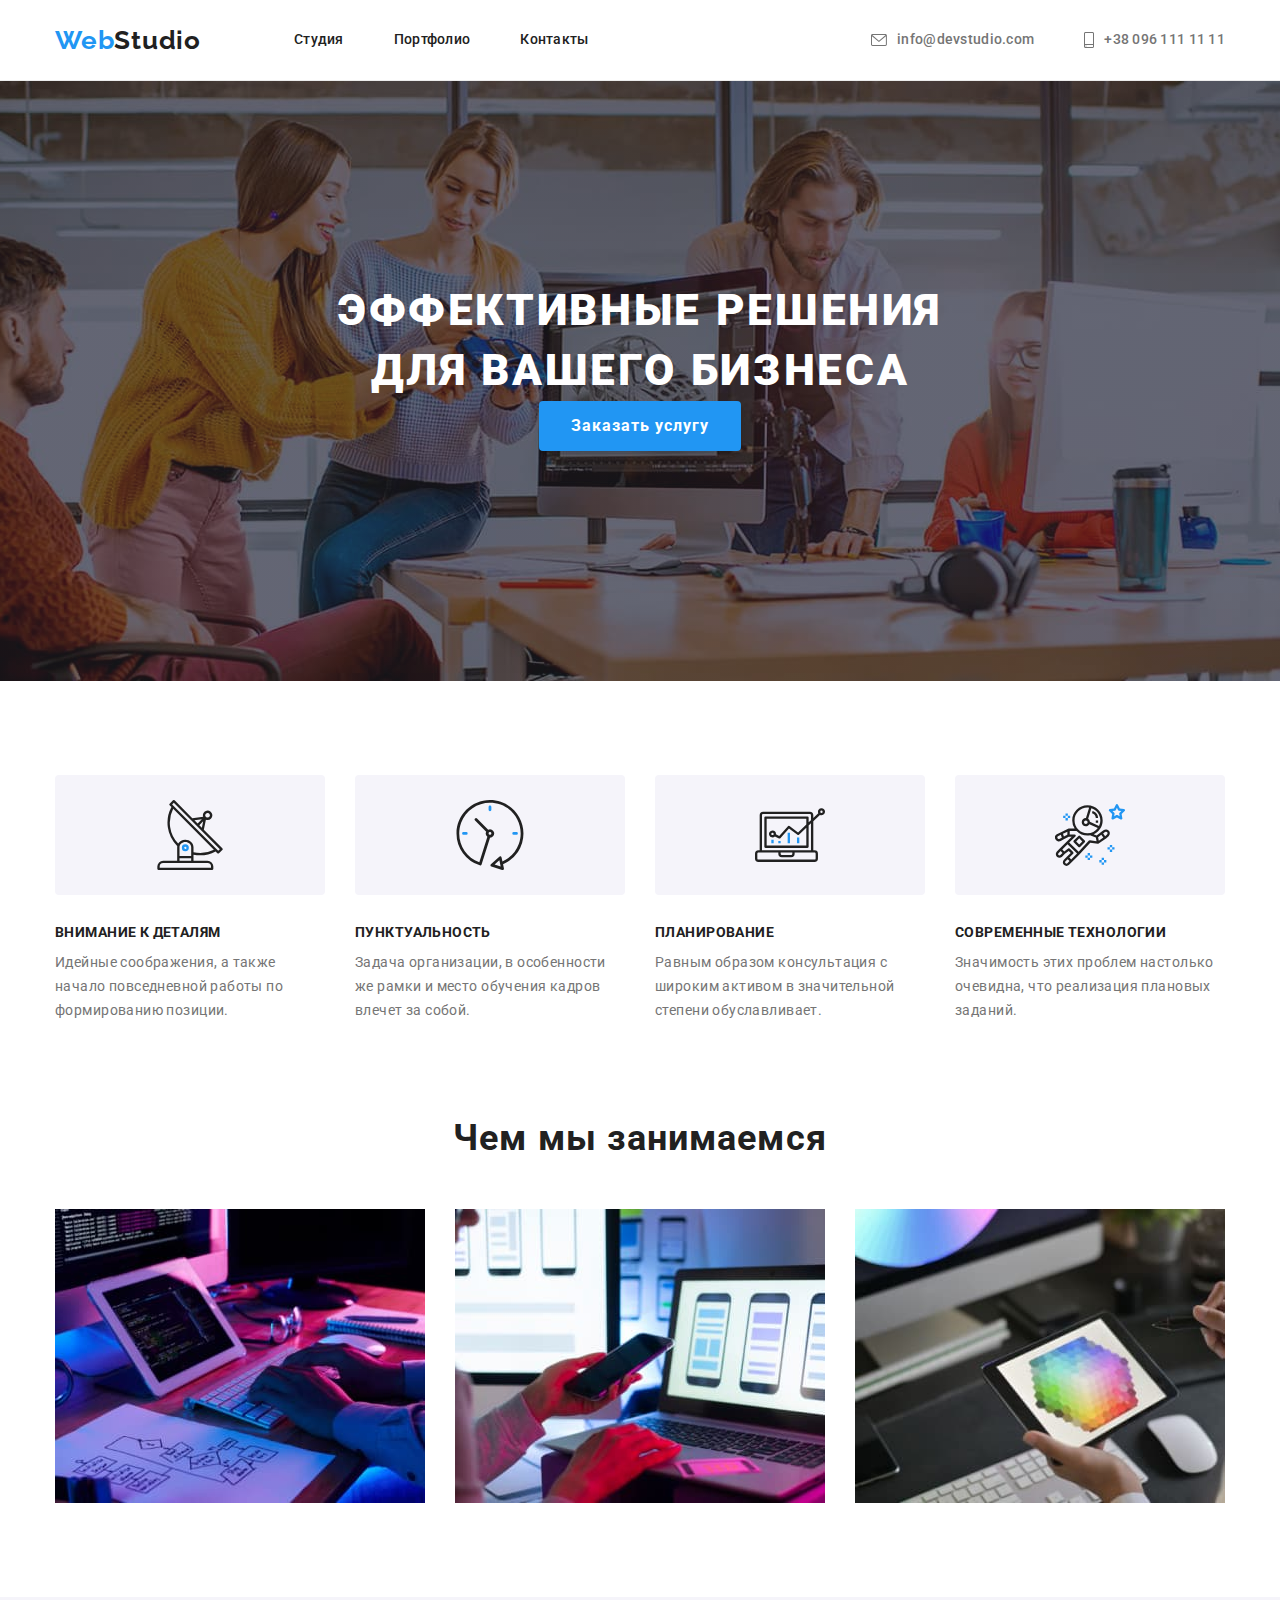
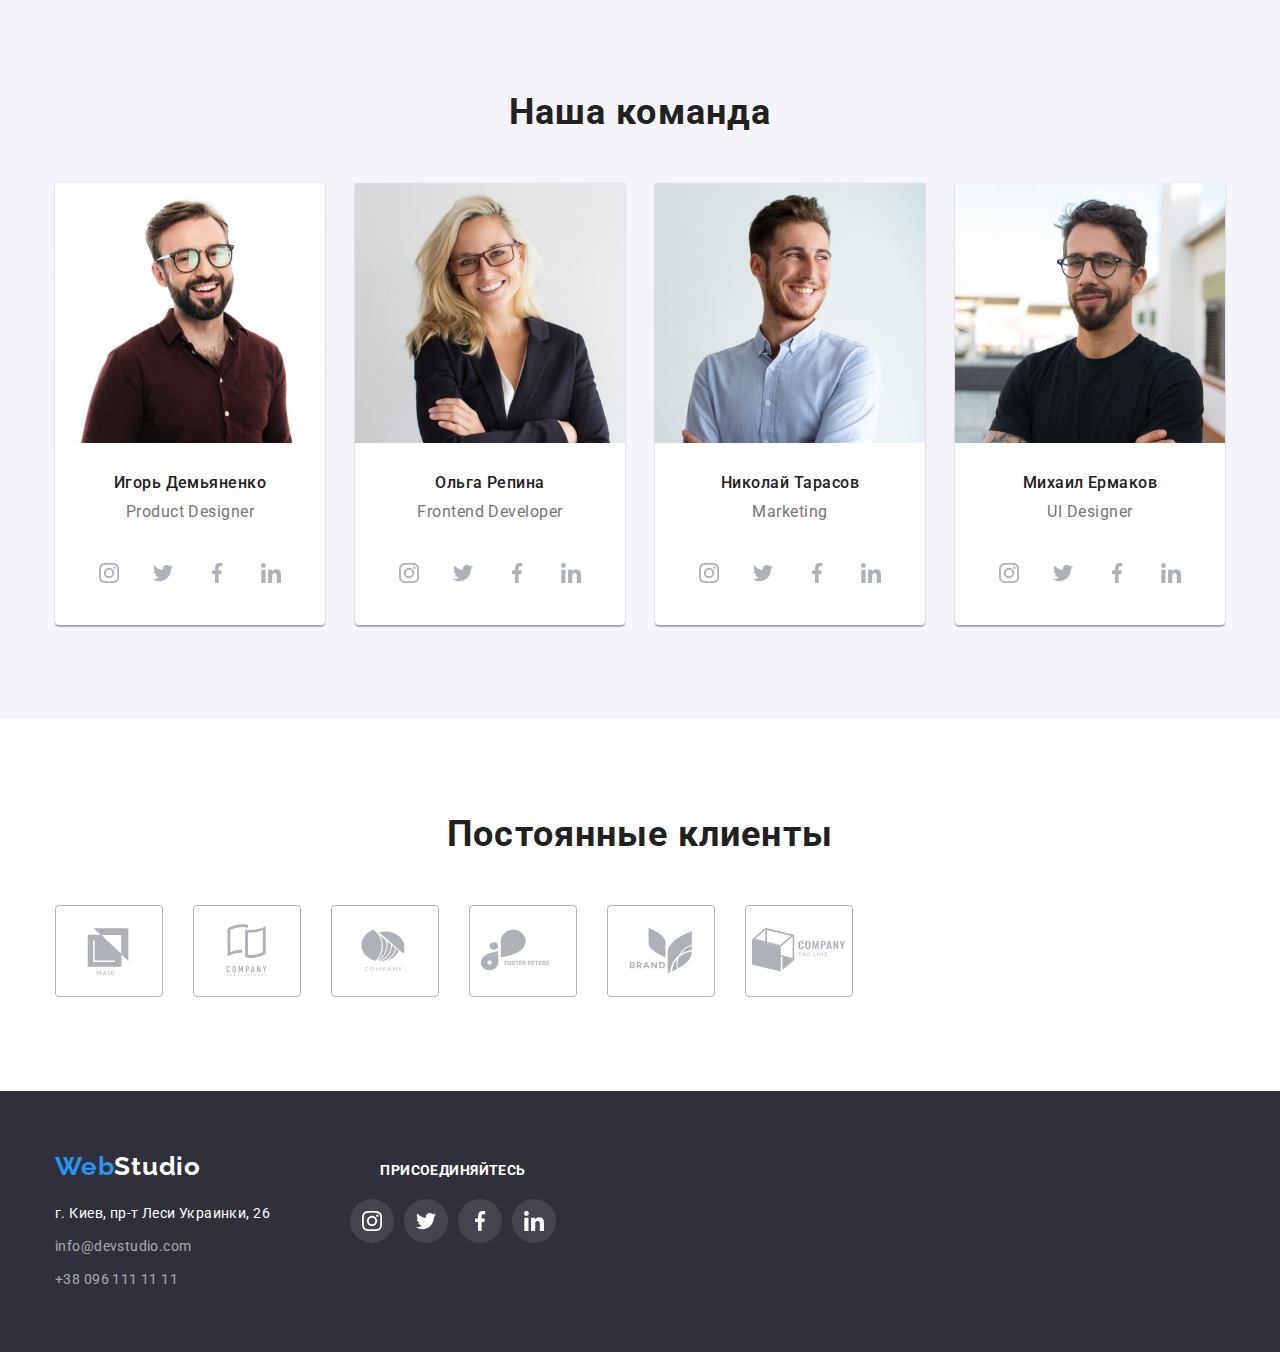
<file: index.html>
<!doctype html>
<html lang="ru">
<head>
  <meta charset="UTF-8">
  <meta http-equiv="X-UA-Compatible" content="IE=edge">
  <meta name="viewport" content="width=device-width, initial-scale=1.0">
  <link rel="preconnect" href="https://fonts.googleapis.com">
  <link rel="preconnect" href="https://fonts.gstatic.com" crossorigin>
  <link href="https://fonts.googleapis.com/css2?family=Raleway:wght@700&family=Roboto:wght@400;500;700;900&display=swap" rel="stylesheet">
  <link rel="stylesheet" href="https://cdnjs.cloudflare.com/ajax/libs/modern-normalize/1.1.0/modern-normalize.min.css">
  <link rel="stylesheet" href="./css/style.css">
  <title>WebStudio</title>
</head>
<body>
  <!--header section-->
  <header class="header">
    <div class="header-container container">
      <nav class="header-nav">
        <a class="logo" href="./index.html">
          <span>Web</span><span class="logo-sec-color">Studio</span>
        </a>
        <ul class="header-nav-list list">
          <li class="item"> <a class="nav-link" href="./index.html">Студия</a></li>
          <li class="item"> <a class="nav-link" href="./portfolio.html">Портфолио</a></li>
          <li class="item"> <a class="nav-link" href="/">Контакты</a></li>
        </ul>
        <ul class="header-contacts-list list">
          <li class="item">
            <a class="nav-link-contacts" href="mailto:info@devstudio.com">
              <svg class="icon" width="16" height="12">
                <use href="./images/icons.svg#icon-envelope"></use>
              </svg>
              info@devstudio.com
            </a> 
          </li>
          <li class="item"><a class="nav-link-contacts" href="tel:+380961111111">
            <svg class="icon" width="10" height="16">
              <use href="./images/icons.svg#icon-smartphone"></use>
            </svg>
            +38 096 111 11 11</a>
          </li>
        </ul>
      </nav>
     

    </div>
  </header>
  <main>
    <!-- Hero section-->
    <section class="hero section">
      <h1 class="hero-title">Эффективные решения <br> для вашего бизнеса</h1>
      <button  class="hero-btn" type="button">Заказать услугу</button>
    </section>
    <!--Advantages section-->
    <section class="advantages section">
      <div class="container">
        <h2 class="hidden-title">Преимущества</h2>
        <ul  class="advantages-list list">
          <li class="item">
            <div class="advantage_logo">
              <svg class="icon" width='70' height='70'>
                <use href='./images/icons.svg#icon-antenna' >..</use>
              </svg>
            </div>
            <h3 class="advantage-head">Внимание к деталям</h3>
            <P class="advantage-text">Идейные соображения, а также начало повседневной работы по формированию позиции.</P>
          </li>
          <li class="item">
            <div class="advantage_logo">
              <svg class="icon" width='70' height='70'>
                <use href='./images/icons.svg#icon-clock'>..</use>
              </svg>
            </div>
            <h3 class="advantage-head">Пунктуальность</h3>
            <P class="advantage-text">Задача организации, в особенности же рамки и место обучения кадров влечет за собой.</P>
          </li>
          <li class="item">
            <div class="advantage_logo">
              <svg class="icon" width='70' height='70'>
                <use href='./images/icons.svg#icon-diagram'></use>
              </svg>
            </div>
            <h3 class="advantage-head">Планирование</h3>
            <P class="advantage-text">Равным образом консультация с широким активом в значительной степени обуславливает.</P>
          </li>
          <li class="item">
            <div class="advantage_logo">
              <svg class="icon" width='70' height='70'>
                <use href='./images/icons.svg#icon-astronaut'></use>
              </svg>
            </div>
            <h3 class="advantage-head">Современные технологии</h3>
            <P class="advantage-text">Значимость этих проблем настолько очевидна, что реализация плановых заданий.</P>
          </li>
        </ul>
      </div>  
    </section>
    <!--workflow section-->
    <section class="section">
      <div class="container">
              <h2 class="workflow-title">Чем мы занимаемся</h2>
              <ul class="workflow-list list">
                <li class="item">
                  <a href=""> <img src="./images/desktop.jpg" alt="картинка компьютера" width="370"></a>
                </li>
                <li class="item">
                  <a href="/"> <img src="./images/mobile.jpg" alt="картинка мобильного" width="370"></a>
                </li>
                <li class="item">
                  <a href="/"> <img src="./images/tablet.jpg" alt="картинка планшета" width="370"></a>
                </li>
              </ul>
      </div>
    </section>
    <!--our team section-->
    <section class="team section">
      <div class="container">
        <h2 class="team-title">Наша команда</h2>
        <ul class="team-list list">
          <li class="item">
            <img src="./images/tm1.jpg" alt="фото члена команды" width="270">
            <div class="tmdescription">
            <h3 class="team-member">Игорь Демьяненко</h3>
            <p class="team-position">Product Designer</p>
            </div>
            <ul class="social-link-list list">
              <li>
                <a href="#" class="social-link link">
                  <svg class="icon" width='20' height='20'>
                    <use href='./images/icons.svg#icon-instagram'></use>
                  </svg>
                </a>
              </li>
              <li>
                <a href='#' class="social-link link">
                  <svg class="icon" width='20' height='20'>
                    <use href="./images/icons.svg#icon-twitter"></use>
                  </svg>
                </a>
              </li>
              <li>
                <a href="" class="social-link link">
                  <svg class="icon" width='20' height='20'>
                    <use href="./images/icons.svg#icon-facebook"></use>
                  </svg>
                </a>
              </li>
              <li>
                <a href="" class="social-link link">
                  <svg class="icon" width='20' height='20'>
                    <use href="./images/icons.svg#icon-linkedin"></use>
                  </svg>
                </a>
              </li>
            </ul>
          </li>
          <li class="item">
            <img src="./images/tm2.jpg" alt="фото члена команды" width="270">
            <div class="tmdescription">
              <h3 class="team-member">Ольга Репина</h3>
              <p class="team-position">Frontend Developer</p>
            </div>
              <ul class="social-link-list list">
                <li>
                  <a href="#" class="social-link link">
                    <svg class="icon" width='20' height='20'>
                      <use href='./images/icons.svg#icon-instagram'></use>
                    </svg>
                  </a>
                </li>
                <li>
                  <a href='#' class="social-link link">
                    <svg class="icon" width='20' height='20'>
                      <use href="./images/icons.svg#icon-twitter"></use>
                    </svg>
                  </a>
                </li>
                <li>
                  <a href="" class="social-link link">
                    <svg class="icon" width='20' height='20'>
                      <use href="./images/icons.svg#icon-facebook"></use>
                    </svg>
                  </a>
                </li>
                <li>
                  <a href="" class="social-link link">
                    <svg class="icon" width='20' height='20'>
                      <use href="./images/icons.svg#icon-linkedin"></use>
                    </svg>
                  </a>
                </li>
              </ul>
          </li>
          <li class="item">
            <img src="./images/tm3.jpg" alt="фото члена команды" width="270">
            <div class="tmdescription">
            <h3 class="team-member">Николай Тарасов</h3>
            <p class="team-position">Marketing</p>
            </div>
              <ul class="social-link-list list">
                <li>
                  <a href="#" class="social-link link">
                    <svg class="icon" width='20' height='20'>
                      <use href='./images/icons.svg#icon-instagram'></use>
                    </svg>
                  </a>
                </li>
                <li>
                  <a href='#' class="social-link link">
                    <svg class="icon" width='20' height='20'>
                      <use href="./images/icons.svg#icon-twitter"></use>
                    </svg>
                  </a>
                </li>
                <li>
                  <a href="" class="social-link link">
                    <svg class="icon" width='20' height='20'>
                      <use href="./images/icons.svg#icon-facebook"></use>
                    </svg>
                  </a>
                </li>
                <li>
                  <a href="" class="social-link link">
                    <svg class="icon" width='20' height='20'>
                      <use href="./images/icons.svg#icon-linkedin"></use>
                    </svg>
                  </a>
                </li>
              </ul>
          </li>
          <li class="item">
            <img src="./images/tm4.jpg" alt="фото члена команды" width="270">
            <div class="tmdescription">
            <h3 class="team-member">Михаил Ермаков</h3>
            <p class="team-position">UI Designer</p>
            </div>
              <ul class="social-link-list list">
                <li>
                  <a href="#" class="social-link link">
                    <svg class="icon" width='20' height='20'>
                      <use href='./images/icons.svg#icon-instagram'></use>
                    </svg>
                  </a>
                </li>
                <li>
                  <a href='#' class="social-link link">
                    <svg class="icon" width='20' height='20'>
                      <use href="./images/icons.svg#icon-twitter"></use>
                    </svg>
                  </a>
                </li>
                <li>
                  <a href="" class="social-link link">
                    <svg class="icon" width='20' height='20'>
                      <use href="./images/icons.svg#icon-facebook"></use>
                    </svg>
                  </a>
                </li>
                <li>
                  <a href="" class="social-link link">
                    <svg class="icon" width='20' height='20'>
                      <use href="./images/icons.svg#icon-linkedin"></use>
                    </svg>
                  </a>
                </li>
              </ul>
          </li>
        </ul>
      </div>
    </section>
    <!-- our clients section -->
    <section class="clients section">
      <div class="container">
        <h2 class="secondary-title">Постоянные клиенты</h2>
        <ul class="clients-list list">
          <li class="item">
            <a href="#" class="clients-list-link link">
              <svg class="icon" width="106" height="60">
                <use href="./images/icons.svg#icon-Logo1"></use>
              </svg></a>
          </li>
          <li class="item">
            <a href="#" class="clients-list-link link">
              <svg class="icon" width="106" height="60">
                <use href="./images/icons.svg#icon-Logo2"></use>
              </svg></a>
          </li>
          <li class="item">
            <a href="#" class="clients-list-link link">
              <svg class="icon" width="106" height="60">
                <use href="./images/icons.svg#icon-Logo3"></use>
              </svg></a>
          </li>
          <li class="item">
            <a href="#" class="clients-list-link link">
              <svg class="icon" width="106" height="60">
                <use href="./images/icons.svg#icon-Logo4"></use>
              </svg></a>
          </li>
          <li class="item">
            <a href="#" class="clients-list-link link">
              <svg class="icon" width="106" height="60">
                <use href="./images/icons.svg#icon-Logo5"></use>
              </svg></a>
          </li>
          <li class="item">
            <a href="#" class="clients-list-link link">
              <svg class="icon" width="106" height="60">
                <use href="./images/icons.svg#icon-Logo6"></use>
              </svg></a>
          </li>
        </ul>
    
      </div>
  </main>
  <!--footer section-->
  <footer class="footer">
    <div class="container footer-box">
      <div class="">
        <a href="./index.html" class="link">
          <span class="footer-title">Web</span><span class="footer-title-part">Studio</span>
        </a>
        <ul class="address-list list">
          <li class="item">
            <address>
              <p class="address">г. Киев, пр-т Леси Украинки, 26</p>
            </address>
          </li>
          <li class="item"><a class="footer-contacts" href="mailto:info@devstudio.com">info@devstudio.com</a></li>
          <li class="item"><a class="footer-contacts" href="tel:+380961111111">+38 096 111 11 11</a></li>
        </ul>
      </div>
      <div class="join_us_footer">
        <span>присоединяйтесь</span>
        <ul class="social-link-list list">
          <li>
            <a href="#" class="social-link-footer social-link link">
              <svg class="icon" width='20' height='20'>
                <use href='./images/icons.svg#icon-instagram'></use>
              </svg>
            </a>
          </li>
          <li>
            <a href='#' class="social-link social-link-footer link">
              <svg class="icon" width='20' height='20'>
                <use href="./images/icons.svg#icon-twitter"></use>
              </svg>
            </a>
          </li>
          <li>
            <a href="" class="social-link social-link-footer link">
              <svg class="icon" width='20' height='20'>
                <use href="./images/icons.svg#icon-facebook"></use>
              </svg>
            </a>
          </li>
          <li>
            <a href="" class="social-link social-link-footer link">
              <svg class="icon" width='20' height='20'>
                <use href="./images/icons.svg#icon-linkedin"></use>
              </svg>
            </a>
          </li>
        </ul>
      </div>
    </div>
    
   </footer>
</body>
</html>
</file>
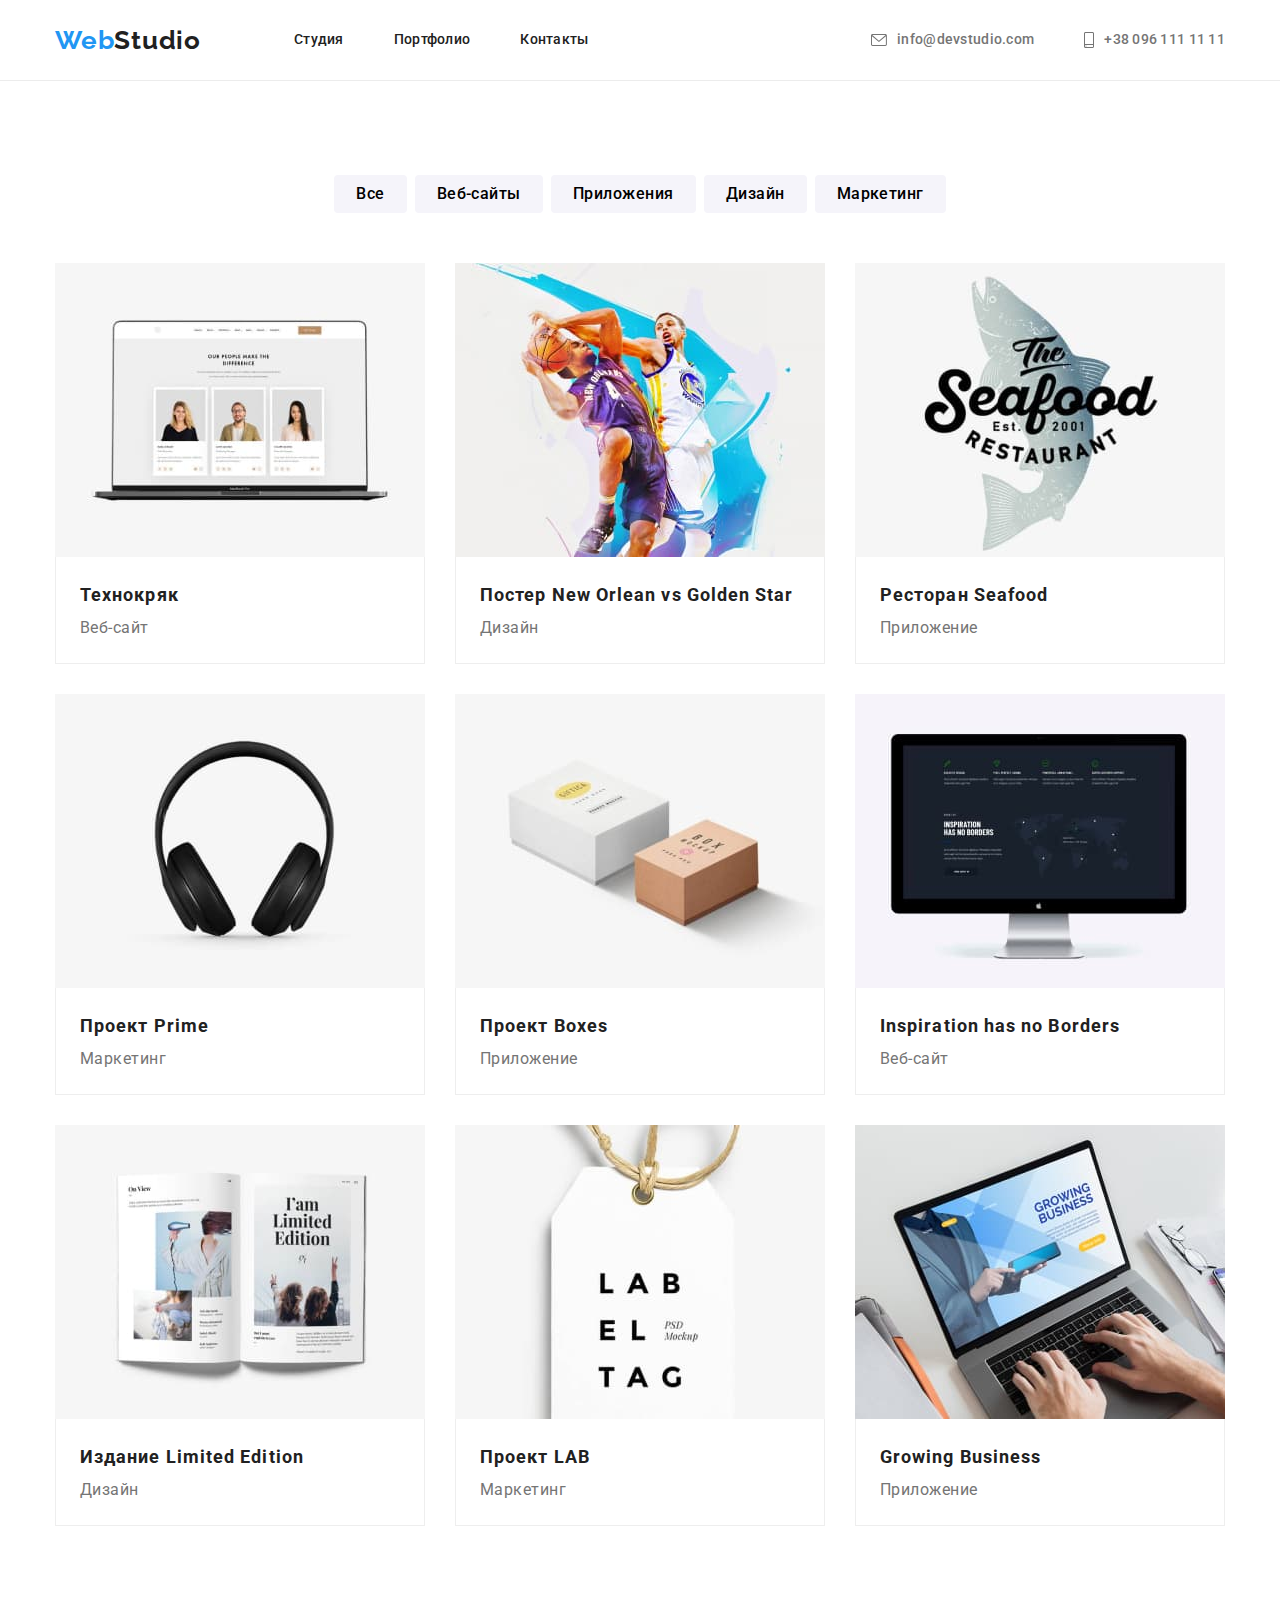
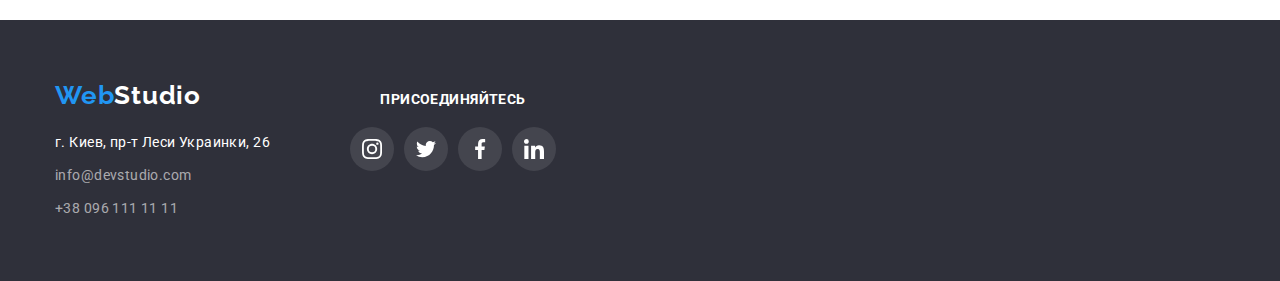
<file: portfolio.html>
<!doctype html>
<html lang="ru">

<head>
    <meta charset="UTF-8">
    <meta http-equiv="X-UA-Compatible" content="IE=edge">
    <meta name="viewport" content="width=device-width, initial-scale=1.0">
    <link rel="preconnect" href="https://fonts.googleapis.com">
    <link rel="preconnect" href="https://fonts.gstatic.com" crossorigin>
    <link
        href="https://fonts.googleapis.com/css2?family=Raleway:wght@700&family=Roboto:wght@400;500;700;900&display=swap"
        rel="stylesheet">
    <link rel="stylesheet" href="https://cdnjs.cloudflare.com/ajax/libs/modern-normalize/1.1.0/modern-normalize.min.css">
    <link rel="stylesheet" href="./css/style.css">
    <title>Портфолио</title>
</head>
<body>
<!--header section-->
    <header class="header">
    <div class="header-container container">
        <nav class="header-nav">
            <a class="logo" href="./index.html">
                <span>Web</span><span class="logo-sec-color">Studio</span>
            </a>
            <ul class="header-nav-list list">
                <li class="item"> <a class="nav-link" href="./index.html">Студия</a></li>
                <li class="item"> <a class="nav-link" href="./portfolio.html">Портфолио</a></li>
                <li class="item"> <a class="nav-link" href="/">Контакты</a></li>
            </ul>
            <ul class="header-contacts-list list">
                <li class="item">
                    <a class="nav-link-contacts" href="mailto:info@devstudio.com">
                        <svg class="icon" width="16" height="12">
                            <use href="./images/icons.svg#icon-envelope"></use>
                        </svg>
                        info@devstudio.com
                    </a>
                </li>
                <li class="item"><a class="nav-link-contacts" href="tel:+380961111111">
                        <svg class="icon" width="10" height="16">
                            <use href="./images/icons.svg#icon-smartphone"></use>
                        </svg>
                        +38 096 111 11 11</a>
                </li>
            </ul>
        </nav>


    </div>
    </header>
    <main>
        <Section class="portfolio section">
            <div class="container">
                <h1 class="hidden-title"> Портфолио </h1>
                <!-- filteur buttons -->
                <ul class="portfolio-btn-list list">
                    <li class="item"><button type="button" class="portfolio-btn">Все</button></li>
                    <li class="item"><button type="button" class="portfolio-btn">Веб-сайты</button></li>
                    <li class="item"><button type="button" class="portfolio-btn">Приложения</button></li>
                    <li class="item"><button type="button" class="portfolio-btn">Дизайн</button></li>
                    <li class="item"><button type="button" class="portfolio-btn">Маркетинг</button></li>
                </ul>
                <!-- projects  -->
                <ul class="portfolio-list list">
                    <li class="item">
                        <a href="" class="portfolio-list-link link">
                            <img src="./images/technokryak.jpg" alt="Веб-сайт компании Технокряк" width=370>
                            <div  class="portfolio-border" >
                              <h2 class="portfolio-list-title">Технокряк</h2>
                              <p class="portfolio-list-text">Веб-сайт</p>
                            </div>

                        </a>
                    </li>
                    <li class="item">
                        <a href="" class="portfolio-list-link link">
                            <img src="./images/new-orlean.jpg" alt="Постер с двумя баскетболистами" width=370>
                            <div class="portfolio-border">
                              <h2 class="portfolio-list-title">Постер <span lang="en">New Orlean vs Golden Star</span> </h2>
                              <p class="portfolio-list-text">Дизайн</p>
                            </div>

                        </a>
                    </li>
                    <li class="item">
                        <a href="" class="portfolio-list-link link">
                            <img src="./images/seafood.jpg" alt="Логотип ресторана Seafood" width=370>
                            <div class="portfolio-border">
                              <h2 class="portfolio-list-title">Ресторан <span lang="en">Seafood</span> </h2>
                              <p class="portfolio-list-text">Приложение</p>
                            </div>
                        </a>
                    </li>
                    <li class="item">
                        <a href="" class="portfolio-list-link link">
                            <img src="./images/project-prime.jpg" alt="Черные наушники" width=370>
                            <div class="portfolio-border">
                              <h2 class="portfolio-list-title">Проект <span lang="en">Prime</span> </h2>
                              <p class="portfolio-list-text">Маркетинг</p>
                            </div>

                        </a>
                    </li>
                    <li class="item">
                        <a href="" class="portfolio-list-link link">
                            <img src="./images/project-boxes.jpg " alt="Две коробки" width=370>
                            <div class="portfolio-border">
                            <h2 class="portfolio-list-title">Проект <span lang="en">Boxes</span> </h2>
                            <p class="portfolio-list-text">Приложение</p>  
                            </div>
                        </a>
                    </li>
                    <li class="item">
                        <a href="" class="portfolio-list-link link">
                            <img src="./images/inspiration-has-no-borders.jpg" alt="Веб-сайт компании Inspiration has no Borders"
                                width=370>
                                <div class="portfolio-border">
                                    <h2 lang="en" class="portfolio-list-title">Inspiration has no Borders</h2>
                                    <p class="portfolio-list-text">Веб-сайт</p>
                                </div>
                       </a>
                    </li>
                    <li class="item">
                        <a href="" class="portfolio-list-link link">
                            <img src="./images/limited-edition.jpg" alt="Открытый журнал" width=370>
                            <div class="portfolio-border">
                                <h2 class="portfolio-list-title">Издание <span lang="en">Limited Edition</span> </h2>
                                <p class="portfolio-list-text">Дизайн</p>
                            </div>
                        </a>
                    </li>
                    <li class="item">
                        <a href="" class="portfolio-list-link link">
                            <img src="./images/project-lab.jpg" alt="Картонная бирка с шнурком" width=370>
                            <div class="portfolio-border">
                                <h2 class="portfolio-list-title">Проект <span lang="en">LAB</span> </h2>
                                <p class="portfolio-list-text">Маркетинг</p>
                            </div>
                            
                        </a>
                    </li>
                    <li class="item">
                        <a href="" class="portfolio-list-link link">
                            <img src="./images/growing-business.jpg" alt="Ноутбук с Growing Business">
                            <div class="portfolio-border">
                                <h2 lang="en" class="portfolio-list-title">Growing Business</h2>
                                <p class="portfolio-list-text">Приложение</p>
                            </div>

                        </a>
                    </li>
                
                </ul>
            </div>
 
        </Section>
    </main>
<!--footer section-->
<footer class="footer">
    <div class="container footer-box">
        <div class="">
            <a href="./index.html" class="link">
                <span class="footer-title">Web</span><span class="footer-title-part">Studio</span>
            </a>
            <ul class="address-list list">
                <li class="item">
                    <address>
                        <p class="address">г. Киев, пр-т Леси Украинки, 26</p>
                    </address>
                </li>
                <li class="item"><a class="footer-contacts" href="mailto:info@devstudio.com">info@devstudio.com</a></li>
                <li class="item"><a class="footer-contacts" href="tel:+380961111111">+38 096 111 11 11</a></li>
            </ul>
        </div>
        <div class="join_us_footer">
            <span>присоединяйтесь</span>
            <ul class="social-link-list list">
                <li>
                    <a href="#" class="social-link-footer social-link link">
                        <svg class="icon" width='20' height='20'>
                            <use href='./images/icons.svg#icon-instagram'></use>
                        </svg>
                    </a>
                </li>
                <li>
                    <a href='#' class="social-link social-link-footer link">
                        <svg class="icon" width='20' height='20'>
                            <use href="./images/icons.svg#icon-twitter"></use>
                        </svg>
                    </a>
                </li>
                <li>
                    <a href="" class="social-link social-link-footer link">
                        <svg class="icon" width='20' height='20'>
                            <use href="./images/icons.svg#icon-facebook"></use>
                        </svg>
                    </a>
                </li>
                <li>
                    <a href="" class="social-link social-link-footer link">
                        <svg class="icon" width='20' height='20'>
                            <use href="./images/icons.svg#icon-linkedin"></use>
                        </svg>
                    </a>
                </li>
            </ul>
        </div>
    </div>

</footer>
</body>

</html>
</file>
<file: css/style.css>
/* general styles */
:root {
  --primary-text-color: #212121;
  --secondary-text-color: #2196f3;
  --primary-white-color: #fff;
  --primary-bgd-color: #fff;
  --grey-color: #757575;
  --dark-bg-color: #2f303a;
  --grey-light: #f5f4fa;
}
body {
  font-family: 'Roboto', sans-serif;
  color: var(--primary-text-color);
}

p,
h1,
h2,
h3 {
  margin: 0 0;
}

.list {
  list-style-type: none;
  padding: 0;
  margin: 0;
}
.link {
  text-decoration: none;
}

.container {
  margin-left: auto;
  margin-right: auto;
  padding-left: 15px;
  padding-right: 15px;
  width: 1200px;
}
.section {
  padding-bottom: 94px;
  padding-top: 94px;
}

img {
  display: block;
  width: 100%;
  height: auto;
}

/* header styles */

.header {
  border-bottom: 1px solid #ececec;
}
.header-container {
  display: flex;
}
.header-nav {
  display: flex;
  align-items: center;
  justify-content: space-around;
  width: 100%; 
}
.header-nav-list {
  display: flex;
  margin-left: 93px;
}

.header-contacts-list {
  display: flex;
  margin-left: auto;
}
.header-contacts-list .icon {
  fill: currentColor;
  margin-right: 10px;
}

.header-nav-list .item:not(:last-child),
.header-contact-list .item:not(:last-child) {
  margin-right: 50px;
}

.logo {
  font-family: Raleway, sans-serif;
  font-weight: 700;
  font-size: 26px;
  line-height: 1.19;
  letter-spacing: 0.03em;
  color: var(--secondary-text-color);
  text-decoration: none;
}
.logo-sec-color {
  color: var(--primary-text-color);
}
.nav-link {
  display: block;
  padding-top: 32px;
  padding-bottom: 32px;
  font-weight: 500;
  font-size: 14px;
  line-height: 1.14;
  letter-spacing: 0.02em;
  text-decoration: none;
  color: var(--primary-text-color);
}
.nav-link-contacts {
  display: flex;
  align-items: center;
  justify-content: space-between;
  /* margin-right: 50px ; */
  padding-top: 32px;
  padding-bottom: 32px;
  color: var(--grey-color);
  font-weight: 500;
  font-size: 14px;
  line-height: 1.14;
  letter-spacing: 0.02em;
  text-decoration: none;
}
.header-contacts-list .item:not(:last-child){
  margin-right: 50px ;
}

.nav-link-contacts:hover,
.nav-link-contacts:focus,
.nav-link:hover,
.nav-link:focus,
.footer-contacts:hover,
.footer-contacts:focus {
  color: var(--secondary-text-color);
}
.hidden-title {
  position: absolute;
  clip: rect(0 0 0 0);
  width: 1px;
  height: 1px;
  margin: -1px;
}

/* hero decoration */

.hero {
  margin-right: auto;
  margin-left: auto;
  padding-top: 200px;
  padding-bottom: 200px;
  background-color: var(--dark-bg-color);
  text-align: center;
  max-width: 1600px;
  height: 600px;
  background-image: linear-gradient(to right, rgba(47, 48, 58, 0.4), rgba(47, 48, 58, 0.4)), url(../images/hero.jpg);
  background-repeat: no-repeat;
  background-position: center;
  background-size: cover;
}

.hero-title {
  margin-top: 0;
  color: var(--primary-white-color);
  font-weight: 900;
  font-size: 44px;
  line-height: 1.36;

  letter-spacing: 0.06em;
  text-transform: uppercase;
}

.hero-btn {
  padding: 10px 32px;
  color: var(--primary-white-color);
  background-color: var(--secondary-text-color);
  font-weight: 700;
  font-size: 16px;
  line-height: 1.875;
  letter-spacing: 0.06em;
  font-family: inherit;
  cursor: pointer;
  border: transparent;
  box-shadow: 0px 4px 4px rgba(0, 0, 0, 0.15);
  border-radius: 4px;
}
.hero-btn:focus,
.hero-btn:hover {
  background-color: #188ce8;
}

/* advantage styles */
.advantages.section {
  padding-bottom: 0;
}
.advantage-head {
  margin-top: 0;
  margin-bottom: 10px;
  font-size: 14px;
  line-height: 1.14;
  letter-spacing: 0.03em;
  text-transform: uppercase;
}
.advantage-text {
  margin-top: 0;
  margin-bottom: 0;
  color: var(--grey-color);
  font-size: 14px;
  line-height: 1.71;
  letter-spacing: 0.03em;
}
.advantages-list {
  display: flex;
}
.advantage_logo {
    display: flex;
    justify-content: center;
    align-items: center;
    margin-bottom: 30px;
    height: 120px;
    background-color: var(--grey-light);
    border-radius: 4px;

}

.advantages-list .item {
  width: calc((100% - 90px) / 4);
}
.advantages-list .item:not(:last-child) {
  margin-right: 30px;
}

/* workfolw styles */
.workflow-title,
.team-title,
.secondary-title {
  margin-top: 0;
  margin-bottom: 50px;
  font-weight: 700;
  font-size: 36px;
  line-height: 1.17;
  text-align: center;
  letter-spacing: 0.03em;
}


.workflow-list {
  display: flex;
}
.workflow-list .item {
  width: calc((100% - 60px) / 3);
}
.workflow-list .item:not(:last-child) {
  margin-right: 30px;
}
/* team section */
.team {
  background-color: #f5f4fa;
}
.team-list {
  display: flex;
}
.team-list .item {
  background-color: var(--primary-white-color);
  box-shadow: 0px 1px 3px rgba(0, 0, 0, 0.12), 0px 1px 1px rgba(0, 0, 0, 0.14),
    0px 2px 1px rgba(0, 0, 0, 0.2);
  border-radius: 0px 0px 4px 4px;
  width: calc((100% - 90px) / 4);
}
.team-list .item:not(:last-child) {
  margin-right: 30px;
}

.tmdescription {
  padding: 30px 0;
}

.team-member,
.team-position {
  font-weight: 500;
  font-size: 16px;
  line-height: 1.19;
  text-align: center;
  letter-spacing: 0.03em;
}

.team-position {
  margin-top: 10px;
  font-weight: 400;
  color: var(--grey-color);
}

.social-link-list {
  display: flex;
  justify-content: space-between;
  margin-right: auto;
  margin-left: auto;
  margin-bottom: 30px;
  width: 206px;
}

.social-link {
  display: flex;
  height: 44px;
  width: 44px;
  justify-content: center;
  align-items: center;
  color: #afb1b8;
  fill: #afb1b8;
}

.social-link:hover,
.social-link:focus {
  background-color: var(--secondary-text-color);
  border-radius: 50%;
}
.social-link:hover .icon,
.social-link:focus .icon {
  fill: var(--primary-white-color);
}

/* clients section styles  */

.clients-list {
  display: flex;
}
.clients-list .item {
  width: calc((100%-150px) / 6);
  height: 92px;
}
.clients-list .item:not(:last-child) {
  margin-right: 30px;
}
.clients-list-link {
  display: flex;
  justify-content: center;
  align-items: center;
  color: #afb1b8;
  width: 100%;
  height: 100%;
  border-radius: 4px;
  border: 1px solid #afb1b8;
}
.clients-list-link .icon {
  fill: currentColor;
}
.clients-list-link:hover,
.clients-list-link:focus {
  border: 1px solid var(--secondary-text-color);
}
.clients-list-link:hover .icon,
.clients-list-link:focus .icon {
  fill: var(--secondary-text-color);
}

/* footer styles */
.footer {
  background: var(--dark-bg-color);
  padding-top: 60px;
  padding-bottom: 60px;
  display: flex;
 
}

.footer-box {
  display: flex;
   align-items: baseline;
  /* justify-content: flex-start; */
}


.footer-title,
.footer-title-part {
  text-decoration: none;
  font-family: Raleway;
  font-weight: 700;
  font-size: 26px;
  line-height: 1.19;
  letter-spacing: 0.03em;
  color: var(--secondary-text-color);
  text-decoration: none;
}
.footer-title-part {
  color: #ffffff;
}

.join_us_footer {
  display: flex;
  flex-wrap: wrap;
  align-items: center;
  flex-direction: column;
  margin-left: 80px;
  margin-right: auto;

  
}

.join_us_footer > span {
   display: inline-block;
    margin-bottom: 20px;
    font-weight: 700;
    font-size: 14px;
    line-height: 1.17;
    letter-spacing: 0.03em;
    text-transform: uppercase;
    color:#ffffff;
}
.social-link-footer {
    background-color: rgba(256, 256, 256, 0.1);
    border-radius: 50%;
    fill: #fff;
}

.address {
  font-size: 14px;
  line-height: 1.71;
  letter-spacing: 0.03em;
  color: #ffffff;
  font-style: normal;
}

.address-list {
  font-style: normal;
  font-size: 14px;
  line-height: 1.71;
  letter-spacing: 0.03em;
  margin-top: 20px;
}
.address-list .item:not(:last-child) {
  margin-bottom: 9px;
}
.footer-contacts {
  font-size: 14px;
  line-height: 1.71;
  letter-spacing: 0.03em;
  text-decoration: none;
  color: rgba(255, 255, 255, 0.6);
}

/* portfolio styles */
.portfolio-btn-list {
  display: flex;
  justify-content: center;
  margin-bottom: 50px;
}
.portfolio-btn-list .item:not(:last-child) {
  margin-right: 8px;
}

.portfolio-btn {
  border: transparent;
  padding: 6px 22px;
  border-radius: 4px;
  background-color: #f5f4fa;
  font-family: inherit;
  font-weight: 500;
  font-size: 16px;
  line-height: 1.62;
  text-align: center;
  letter-spacing: 0.03em;
  cursor: pointer;
}
.portfolio-btn:focus,
.portfolio-btn:hover {
  background-color: var(--secondary-text-color);
  color: var(--primary-white-color);
  box-shadow: 0px 3px 1px rgba(0, 0, 0, 0.1), 0px 1px 2px rgba(0, 0, 0, 0.08),
    0px 2px 2px rgba(0, 0, 0, 0.12);
}

.portfolio-list {
  display: flex;
  flex-wrap: wrap;
}
/* .portfolio-list-link:hover
{
  box-shadow: (0px 4px 4px rgba(0, 0, 0, 0.25));
} */
.portfolio-list .item:hover,
.portfolio-list .item:focus {
  box-shadow: 0px 1px 1px rgba(0, 0, 0, 0.12), 0px 4px 4px rgba(0, 0, 0, 0.06),
    1px 4px 6px rgba(0, 0, 0, 0.16);
}

.portfolio-list .item {
  margin-right: 30px;
  margin-bottom: 30px;
  width: calc((100% - 60px) / 3);
  /* border: 1px solid #eeeeee; */
}
.portfolio-border {
  padding: 20px 24px;

  border-right: 1px solid #eeeeee;
  border-left: 1px solid #eeeeee;
  border-bottom: 1px solid #eeeeee;
}
.portfolio-list .item:nth-child(3n) {
  margin-right: 0;
}
.portfolio-list .item:nth-last-child(-n + 3) {
  margin-bottom: 0;
}
.portfolio-list-title {

  color: var(--primary-text-color);
  font-size: 18px;
  line-height: 2;
  letter-spacing: 0.06em;
}
.portfolio-list-text {

  color: var(--grey-color);
  font-size: 16px;
  line-height: 1.875;
  letter-spacing: 0.03em;
}
/* 
.
</file>
